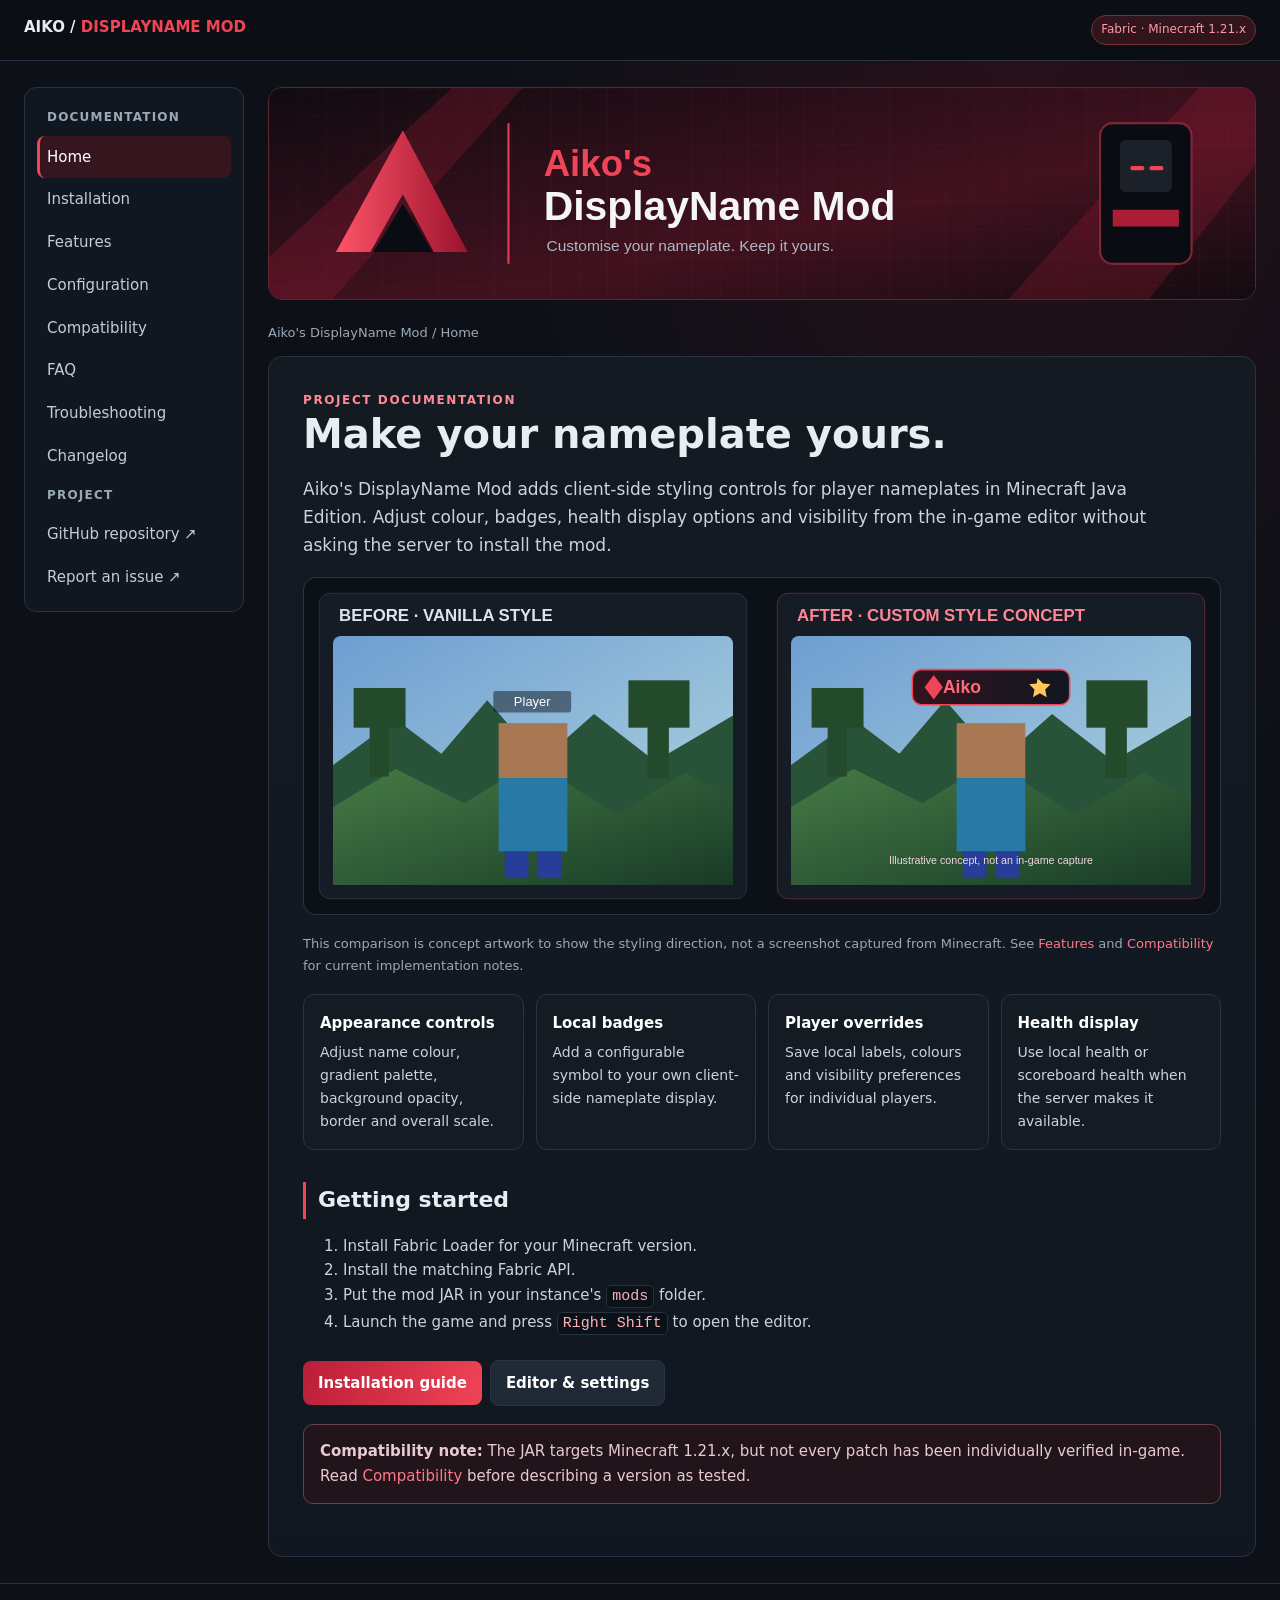
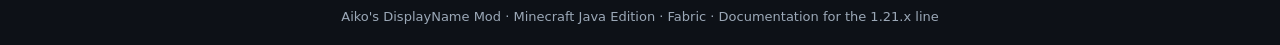
<file: wiki/index.html>
<!doctype html><html lang="en"><head><meta charset="utf-8"><meta name="viewport" content="width=device-width, initial-scale=1"><meta name="description" content="Documentation for Aiko's DisplayName Mod for Minecraft Java Edition 1.21.x."><title>Home · Aiko's DisplayName Mod</title><link rel="stylesheet" href="styles.css"></head><body><header class="top"><div class="topin"><a class="brand" href="index.html">AIKO / <b>DISPLAYNAME MOD</b></a><span class="tag">Fabric · Minecraft 1.21.x</span></div></header><div class="wrap"><aside class="side"><h3>Documentation</h3><a class="active" href="index.html">Home</a><a class="" href="installation.html">Installation</a><a class="" href="features.html">Features</a><a class="" href="configuration.html">Configuration</a><a class="" href="compatibility.html">Compatibility</a><a class="" href="faq.html">FAQ</a><a class="" href="troubleshooting.html">Troubleshooting</a><a class="" href="changelog.html">Changelog</a><h3>Project</h3><a href="https://github.com/aikofrfr/aiko-resume">GitHub repository ↗</a><a href="https://github.com/aikofrfr/aiko-resume/issues">Report an issue ↗</a></aside><main class="main"><div class="hero"><img src="assets/banner.svg" alt="Aiko's DisplayName Mod banner"></div><div class="crumb">Aiko's DisplayName Mod / Home</div><article class="content">
<div class="eyebrow">Project documentation</div><h1>Make your nameplate yours.</h1>
<p class="lead">Aiko's DisplayName Mod adds client-side styling controls for player nameplates in Minecraft Java Edition. Adjust colour, badges, health display options and visibility from the in-game editor without asking the server to install the mod.</p>
<img class="beforeafter" src="assets/nameplate-before-after.svg" alt="Before and after nameplate concept comparison">
<p class="muted">This comparison is concept artwork to show the styling direction, not a screenshot captured from Minecraft. See <a href="features.html">Features</a> and <a href="compatibility.html">Compatibility</a> for current implementation notes.</p>
<div class="grid"><div class="card"><strong>Appearance controls</strong><p>Adjust name colour, gradient palette, background opacity, border and overall scale.</p></div><div class="card"><strong>Local badges</strong><p>Add a configurable symbol to your own client-side nameplate display.</p></div><div class="card"><strong>Player overrides</strong><p>Save local labels, colours and visibility preferences for individual players.</p></div><div class="card"><strong>Health display</strong><p>Use local health or scoreboard health when the server makes it available.</p></div></div>
<h2>Getting started</h2><ol><li>Install Fabric Loader for your Minecraft version.</li><li>Install the matching Fabric API.</li><li>Put the mod JAR in your instance's <code>mods</code> folder.</li><li>Launch the game and press <code>Right Shift</code> to open the editor.</li></ol>
<a class="btn" href="installation.html">Installation guide</a><a class="btn secondary" href="configuration.html">Editor &amp; settings</a>
<div class="callout"><strong>Compatibility note:</strong> The JAR targets Minecraft 1.21.x, but not every patch has been individually verified in-game. Read <a href="compatibility.html">Compatibility</a> before describing a version as tested.</div></article></main></div><footer class="footer">Aiko's DisplayName Mod · Minecraft Java Edition · Fabric · Documentation for the 1.21.x line</footer></body></html>
</file>
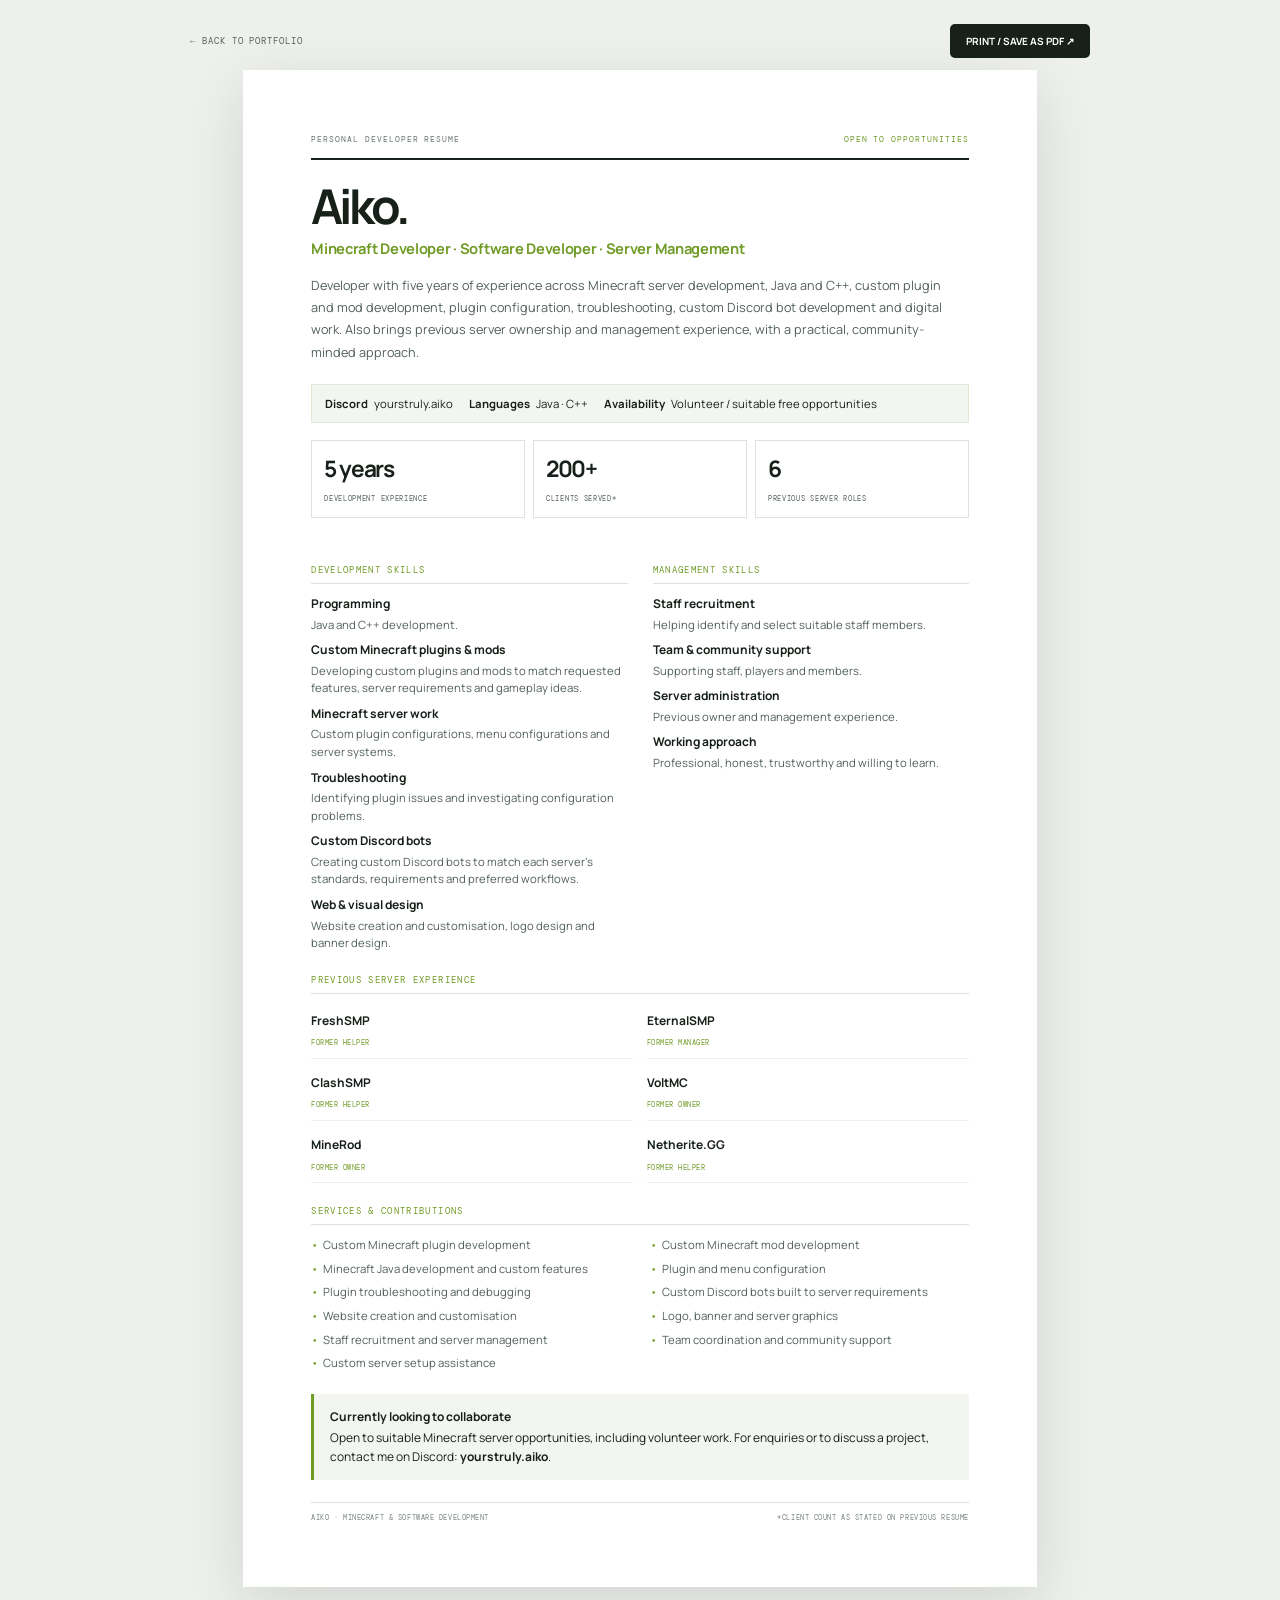
<file: cv.html>
<!doctype html>
<html lang="en">
<head>
  <meta charset="utf-8"><meta name="viewport" content="width=device-width,initial-scale=1">
  <meta name="description" content="Printable resume for Aiko, Minecraft and software developer.">
  <title>Aiko — Printable Developer CV</title>
  <link rel="icon" href="assets/favicon.svg" type="image/svg+xml">
  <link rel="preconnect" href="https://fonts.googleapis.com"><link rel="preconnect" href="https://fonts.gstatic.com" crossorigin>
  <link href="https://fonts.googleapis.com/css2?family=DM+Mono:wght@400;500&family=Manrope:wght@400;500;600;700;800&display=swap" rel="stylesheet">
  <style>
    :root{--ink:#172019;--muted:#526057;--line:#dce3da;--accent:#719b27;--paper:#fff}*{box-sizing:border-box}body{margin:0;background:#edf0eb;color:var(--ink);font:10pt/1.55 Manrope,Arial,sans-serif}.toolbar{max-width:900px;margin:24px auto 12px;display:flex;justify-content:space-between;align-items:center;color:#556258;font:9px 'DM Mono',monospace;letter-spacing:.1em}.toolbar a{color:inherit;text-decoration:none}.toolbar button{background:#172019;color:white;border:0;border-radius:5px;padding:10px 16px;font:700 10px Manrope;cursor:pointer}.page{width:210mm;min-height:297mm;margin:0 auto 30px;padding:17mm 18mm;background:var(--paper);box-shadow:0 18px 55px rgba(23,32,25,.12)}.topline{display:flex;justify-content:space-between;align-items:center;padding-bottom:14px;border-bottom:2px solid var(--ink);font:8px 'DM Mono',monospace;letter-spacing:.12em;color:#68746b}.availability{color:var(--accent)}h1{font-size:36pt;letter-spacing:-.08em;line-height:1;margin:22px 0 7px}.role{font-size:11pt;font-weight:700;color:var(--accent);letter-spacing:-.02em}.intro{max-width:650px;color:var(--muted);font-size:9.5pt;line-height:1.75;margin:15px 0 20px}.contact-strip{display:flex;align-items:center;gap:16px;flex-wrap:wrap;padding:10px 13px;background:#f3f6f0;border:1px solid #e0e8d8;font-size:8.5pt}.contact-strip strong{color:var(--ink)}.stats{display:grid;grid-template-columns:repeat(3,1fr);gap:8px;margin:17px 0 24px}.stat{border:1px solid var(--line);padding:10px 12px}.stat b{display:block;font-size:17pt;letter-spacing:-.06em}.stat span{font:7px 'DM Mono',monospace;letter-spacing:.1em;color:var(--muted)}.section{margin-top:22px}.section h2{font:9px 'DM Mono',monospace;letter-spacing:.15em;color:var(--accent);padding-bottom:7px;border-bottom:1px solid var(--line);margin:0 0 11px}.two-col{display:grid;grid-template-columns:1fr 1fr;gap:25px}.skills{display:grid;gap:8px}.skill-line{font-size:8.5pt;color:var(--muted)}.skill-line strong{color:var(--ink);display:block;font-size:9pt;margin-bottom:2px}.role-grid{display:grid;grid-template-columns:1fr 1fr;gap:8px 14px}.role-entry{padding:7px 0;border-bottom:1px solid #edf0ec}.role-entry b{display:block;font-size:9pt}.role-entry span{font:7px 'DM Mono',monospace;letter-spacing:.07em;color:var(--accent)}.service-list{display:grid;grid-template-columns:1fr 1fr;gap:6px 20px;margin:0;padding:0;list-style:none}.service-list li{font-size:8.5pt;color:var(--muted);padding-left:12px;position:relative}.service-list li::before{content:'•';position:absolute;left:0;color:var(--accent)}.closing{margin-top:22px;padding:14px 16px;background:#f3f6f0;border-left:3px solid var(--accent);font-size:9pt}.closing strong{display:block;margin-bottom:3px}.foot{display:flex;justify-content:space-between;margin-top:22px;padding-top:10px;border-top:1px solid var(--line);font:7px 'DM Mono',monospace;letter-spacing:.08em;color:#7b867e}
    @media(max-width:850px){.page{width:calc(100% - 24px);min-height:0;padding:28px 22px}.toolbar{margin:14px 12px}.two-col{gap:18px}}
    @media print{@page{size:A4;margin:0}body{background:#fff}.toolbar{display:none}.page{width:210mm;min-height:297mm;margin:0;box-shadow:none;padding:15mm 17mm;page-break-after:avoid}.section{break-inside:avoid}.role-entry,.stat{break-inside:avoid}}
  </style>
</head>
<body>
  <div class="toolbar"><a href="index.html">← BACK TO PORTFOLIO</a><button type="button" onclick="window.print()">PRINT / SAVE AS PDF ↗</button></div>
  <main class="page">
    <div class="topline"><span>PERSONAL DEVELOPER RESUME</span><span class="availability">OPEN TO OPPORTUNITIES</span></div>
    <h1>Aiko.</h1>
    <div class="role">Minecraft Developer · Software Developer · Server Management</div>
    <p class="intro">Developer with five years of experience across Minecraft server development, Java and C++, custom plugin and mod development, plugin configuration, troubleshooting, custom Discord bot development and digital work. Also brings previous server ownership and management experience, with a practical, community-minded approach.</p>
    <div class="contact-strip"><span><strong>Discord</strong> &nbsp; yourstruly.aiko</span><span><strong>Languages</strong> &nbsp; Java · C++</span><span><strong>Availability</strong> &nbsp; Volunteer / suitable free opportunities</span></div>
    <div class="stats"><div class="stat"><b>5 years</b><span>DEVELOPMENT EXPERIENCE</span></div><div class="stat"><b>200+</b><span>CLIENTS SERVED*</span></div><div class="stat"><b>6</b><span>PREVIOUS SERVER ROLES</span></div></div>
    <div class="two-col">
      <section class="section"><h2>DEVELOPMENT SKILLS</h2><div class="skills">
        <div class="skill-line"><strong>Programming</strong>Java and C++ development.</div>
        <div class="skill-line"><strong>Custom Minecraft plugins & mods</strong>Developing custom plugins and mods to match requested features, server requirements and gameplay ideas.</div>
        <div class="skill-line"><strong>Minecraft server work</strong>Custom plugin configurations, menu configurations and server systems.</div>
        <div class="skill-line"><strong>Troubleshooting</strong>Identifying plugin issues and investigating configuration problems.</div>
        <div class="skill-line"><strong>Custom Discord bots</strong>Creating custom Discord bots to match each server's standards, requirements and preferred workflows.</div>
        <div class="skill-line"><strong>Web & visual design</strong>Website creation and customisation, logo design and banner design.</div>
      </div></section>
      <section class="section"><h2>MANAGEMENT SKILLS</h2><div class="skills">
        <div class="skill-line"><strong>Staff recruitment</strong>Helping identify and select suitable staff members.</div>
        <div class="skill-line"><strong>Team & community support</strong>Supporting staff, players and members.</div>
        <div class="skill-line"><strong>Server administration</strong>Previous owner and management experience.</div>
        <div class="skill-line"><strong>Working approach</strong>Professional, honest, trustworthy and willing to learn.</div>
      </div></section>
    </div>
    <section class="section"><h2>PREVIOUS SERVER EXPERIENCE</h2><div class="role-grid">
      <div class="role-entry"><b>FreshSMP</b><span>FORMER HELPER</span></div>
      <div class="role-entry"><b>EternalSMP</b><span>FORMER MANAGER</span></div>
      <div class="role-entry"><b>ClashSMP</b><span>FORMER HELPER</span></div>
      <div class="role-entry"><b>VoltMC</b><span>FORMER OWNER</span></div>
      <div class="role-entry"><b>MineRod</b><span>FORMER OWNER</span></div>
      <div class="role-entry"><b>Netherite.GG</b><span>FORMER HELPER</span></div>
    </div></section>
    <section class="section"><h2>SERVICES & CONTRIBUTIONS</h2><ul class="service-list">
      <li>Custom Minecraft plugin development</li><li>Custom Minecraft mod development</li>
      <li>Minecraft Java development and custom features</li><li>Plugin and menu configuration</li>
      <li>Plugin troubleshooting and debugging</li><li>Custom Discord bots built to server requirements</li>
      <li>Website creation and customisation</li>
      <li>Logo, banner and server graphics</li><li>Staff recruitment and server management</li>
      <li>Team coordination and community support</li><li>Custom server setup assistance</li>
    </ul></section>
    <div class="closing"><strong>Currently looking to collaborate</strong>Open to suitable Minecraft server opportunities, including volunteer work. For enquiries or to discuss a project, contact me on Discord: <b>yourstruly.aiko</b>.</div>
    <div class="foot"><span>AIKO · MINECRAFT & SOFTWARE DEVELOPMENT</span><span>*CLIENT COUNT AS STATED ON PREVIOUS RESUME</span></div>
  </main>
</body>
</html>
</file>
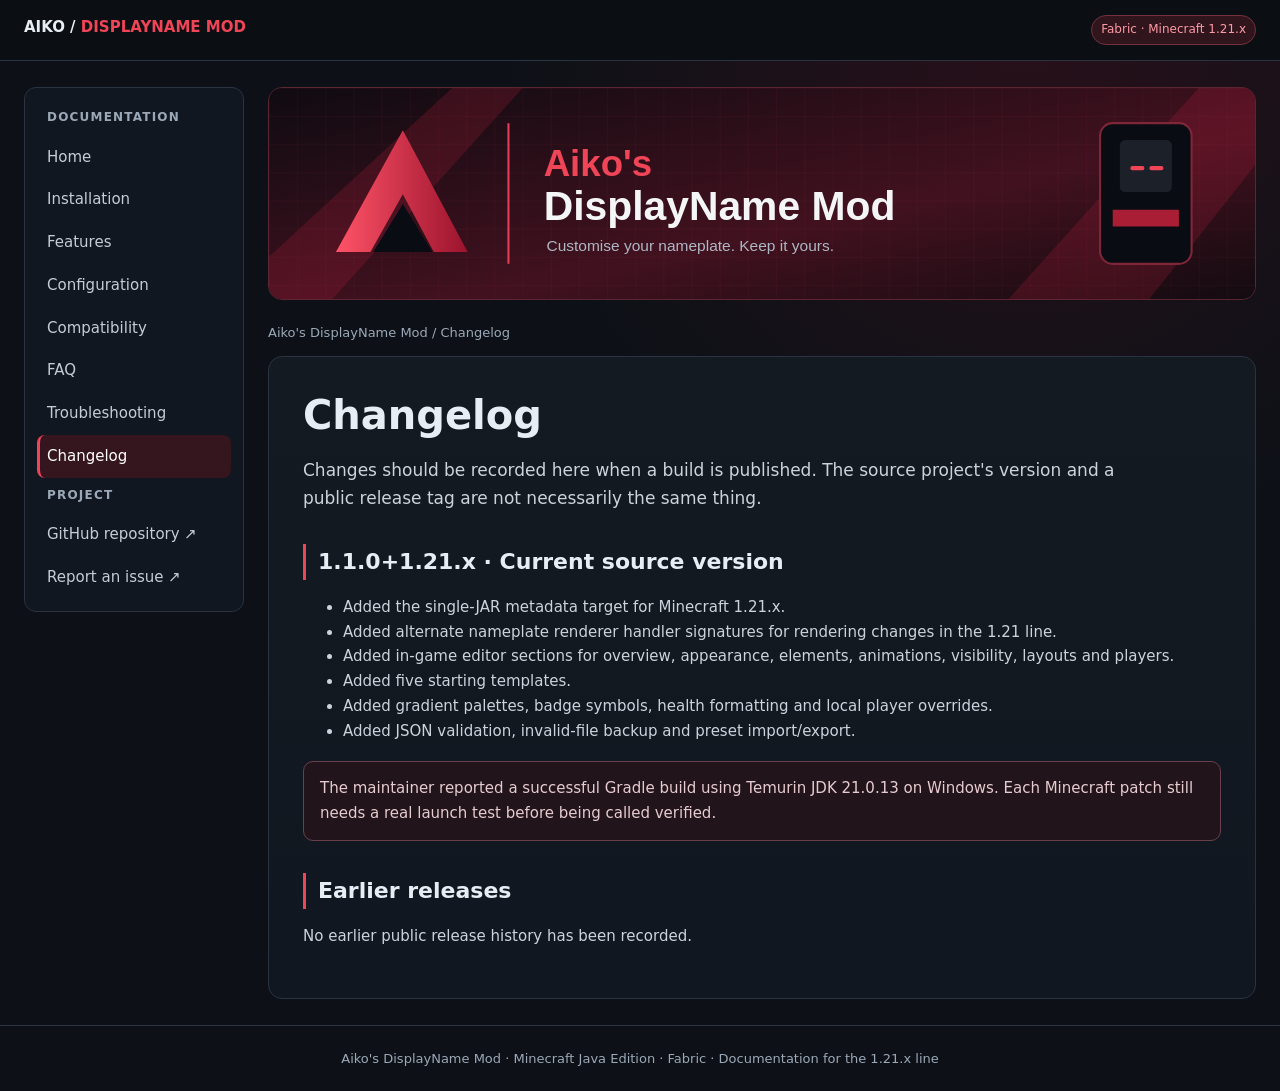
<file: wiki/changelog.html>
<!doctype html><html lang="en"><head><meta charset="utf-8"><meta name="viewport" content="width=device-width, initial-scale=1"><meta name="description" content="Documentation for Aiko's DisplayName Mod for Minecraft Java Edition 1.21.x."><title>Changelog · Aiko's DisplayName Mod</title><link rel="stylesheet" href="styles.css"></head><body><header class="top"><div class="topin"><a class="brand" href="index.html">AIKO / <b>DISPLAYNAME MOD</b></a><span class="tag">Fabric · Minecraft 1.21.x</span></div></header><div class="wrap"><aside class="side"><h3>Documentation</h3><a class="" href="index.html">Home</a><a class="" href="installation.html">Installation</a><a class="" href="features.html">Features</a><a class="" href="configuration.html">Configuration</a><a class="" href="compatibility.html">Compatibility</a><a class="" href="faq.html">FAQ</a><a class="" href="troubleshooting.html">Troubleshooting</a><a class="active" href="changelog.html">Changelog</a><h3>Project</h3><a href="https://github.com/aikofrfr/aiko-resume">GitHub repository ↗</a><a href="https://github.com/aikofrfr/aiko-resume/issues">Report an issue ↗</a></aside><main class="main"><div class="hero"><img src="assets/banner.svg" alt="Aiko's DisplayName Mod banner"></div><div class="crumb">Aiko's DisplayName Mod / Changelog</div><article class="content">
<h1>Changelog</h1><p class="lead">Changes should be recorded here when a build is published. The source project's version and a public release tag are not necessarily the same thing.</p>
<h2>1.1.0+1.21.x · Current source version</h2><ul><li>Added the single-JAR metadata target for Minecraft 1.21.x.</li><li>Added alternate nameplate renderer handler signatures for rendering changes in the 1.21 line.</li><li>Added in-game editor sections for overview, appearance, elements, animations, visibility, layouts and players.</li><li>Added five starting templates.</li><li>Added gradient palettes, badge symbols, health formatting and local player overrides.</li><li>Added JSON validation, invalid-file backup and preset import/export.</li></ul>
<div class="callout">The maintainer reported a successful Gradle build using Temurin JDK 21.0.13 on Windows. Each Minecraft patch still needs a real launch test before being called verified.</div><h2>Earlier releases</h2><p>No earlier public release history has been recorded.</p></article></main></div><footer class="footer">Aiko's DisplayName Mod · Minecraft Java Edition · Fabric · Documentation for the 1.21.x line</footer></body></html>
</file>
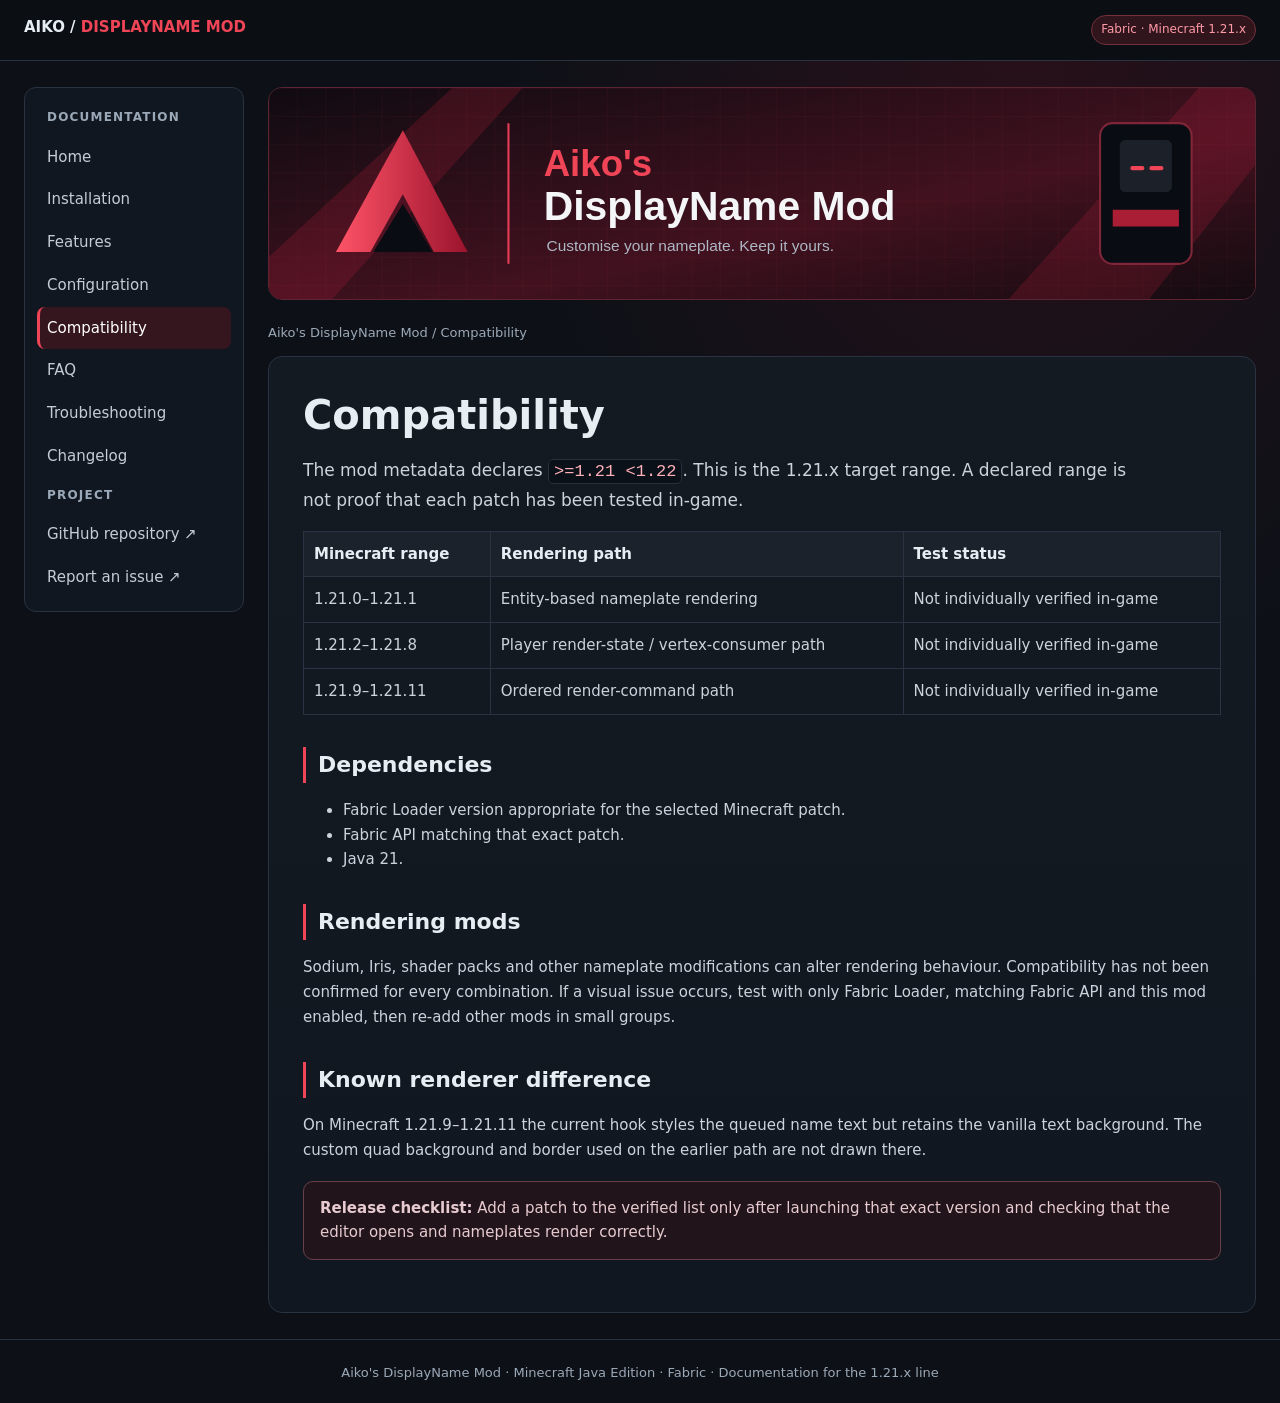
<file: wiki/compatibility.html>
<!doctype html><html lang="en"><head><meta charset="utf-8"><meta name="viewport" content="width=device-width, initial-scale=1"><meta name="description" content="Documentation for Aiko's DisplayName Mod for Minecraft Java Edition 1.21.x."><title>Compatibility · Aiko's DisplayName Mod</title><link rel="stylesheet" href="styles.css"></head><body><header class="top"><div class="topin"><a class="brand" href="index.html">AIKO / <b>DISPLAYNAME MOD</b></a><span class="tag">Fabric · Minecraft 1.21.x</span></div></header><div class="wrap"><aside class="side"><h3>Documentation</h3><a class="" href="index.html">Home</a><a class="" href="installation.html">Installation</a><a class="" href="features.html">Features</a><a class="" href="configuration.html">Configuration</a><a class="active" href="compatibility.html">Compatibility</a><a class="" href="faq.html">FAQ</a><a class="" href="troubleshooting.html">Troubleshooting</a><a class="" href="changelog.html">Changelog</a><h3>Project</h3><a href="https://github.com/aikofrfr/aiko-resume">GitHub repository ↗</a><a href="https://github.com/aikofrfr/aiko-resume/issues">Report an issue ↗</a></aside><main class="main"><div class="hero"><img src="assets/banner.svg" alt="Aiko's DisplayName Mod banner"></div><div class="crumb">Aiko's DisplayName Mod / Compatibility</div><article class="content">
<h1>Compatibility</h1><p class="lead">The mod metadata declares <code>&gt;=1.21 &lt;1.22</code>. This is the 1.21.x target range. A declared range is not proof that each patch has been tested in-game.</p>
<table><tr><th>Minecraft range</th><th>Rendering path</th><th>Test status</th></tr><tr><td>1.21.0–1.21.1</td><td>Entity-based nameplate rendering</td><td>Not individually verified in-game</td></tr><tr><td>1.21.2–1.21.8</td><td>Player render-state / vertex-consumer path</td><td>Not individually verified in-game</td></tr><tr><td>1.21.9–1.21.11</td><td>Ordered render-command path</td><td>Not individually verified in-game</td></tr></table>
<h2>Dependencies</h2><ul><li>Fabric Loader version appropriate for the selected Minecraft patch.</li><li>Fabric API matching that exact patch.</li><li>Java 21.</li></ul>
<h2>Rendering mods</h2><p>Sodium, Iris, shader packs and other nameplate modifications can alter rendering behaviour. Compatibility has not been confirmed for every combination. If a visual issue occurs, test with only Fabric Loader, matching Fabric API and this mod enabled, then re-add other mods in small groups.</p>
<h2>Known renderer difference</h2><p>On Minecraft 1.21.9–1.21.11 the current hook styles the queued name text but retains the vanilla text background. The custom quad background and border used on the earlier path are not drawn there.</p>
<div class="callout"><strong>Release checklist:</strong> Add a patch to the verified list only after launching that exact version and checking that the editor opens and nameplates render correctly.</div></article></main></div><footer class="footer">Aiko's DisplayName Mod · Minecraft Java Edition · Fabric · Documentation for the 1.21.x line</footer></body></html>
</file>
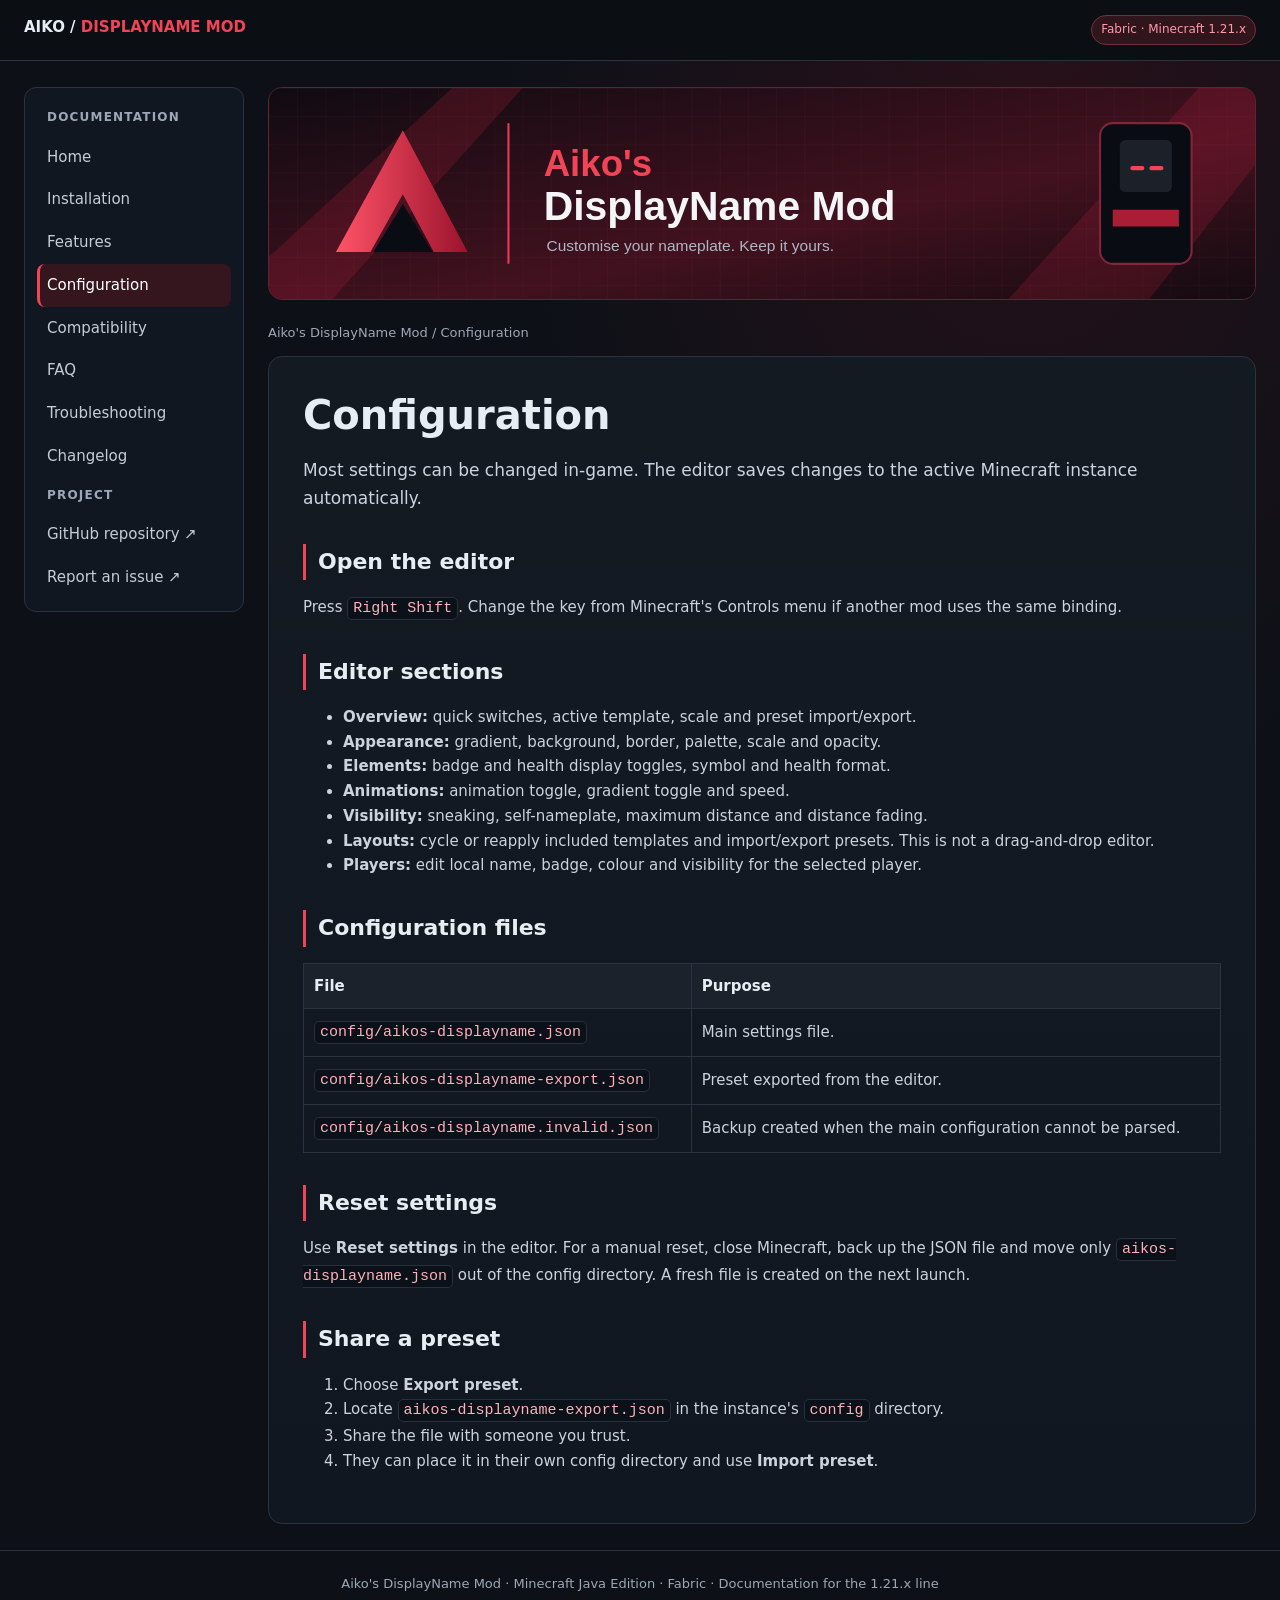
<file: wiki/configuration.html>
<!doctype html><html lang="en"><head><meta charset="utf-8"><meta name="viewport" content="width=device-width, initial-scale=1"><meta name="description" content="Documentation for Aiko's DisplayName Mod for Minecraft Java Edition 1.21.x."><title>Configuration · Aiko's DisplayName Mod</title><link rel="stylesheet" href="styles.css"></head><body><header class="top"><div class="topin"><a class="brand" href="index.html">AIKO / <b>DISPLAYNAME MOD</b></a><span class="tag">Fabric · Minecraft 1.21.x</span></div></header><div class="wrap"><aside class="side"><h3>Documentation</h3><a class="" href="index.html">Home</a><a class="" href="installation.html">Installation</a><a class="" href="features.html">Features</a><a class="active" href="configuration.html">Configuration</a><a class="" href="compatibility.html">Compatibility</a><a class="" href="faq.html">FAQ</a><a class="" href="troubleshooting.html">Troubleshooting</a><a class="" href="changelog.html">Changelog</a><h3>Project</h3><a href="https://github.com/aikofrfr/aiko-resume">GitHub repository ↗</a><a href="https://github.com/aikofrfr/aiko-resume/issues">Report an issue ↗</a></aside><main class="main"><div class="hero"><img src="assets/banner.svg" alt="Aiko's DisplayName Mod banner"></div><div class="crumb">Aiko's DisplayName Mod / Configuration</div><article class="content">
<h1>Configuration</h1><p class="lead">Most settings can be changed in-game. The editor saves changes to the active Minecraft instance automatically.</p>
<h2>Open the editor</h2><p>Press <code>Right Shift</code>. Change the key from Minecraft's Controls menu if another mod uses the same binding.</p>
<h2>Editor sections</h2><ul><li><strong>Overview:</strong> quick switches, active template, scale and preset import/export.</li><li><strong>Appearance:</strong> gradient, background, border, palette, scale and opacity.</li><li><strong>Elements:</strong> badge and health display toggles, symbol and health format.</li><li><strong>Animations:</strong> animation toggle, gradient toggle and speed.</li><li><strong>Visibility:</strong> sneaking, self-nameplate, maximum distance and distance fading.</li><li><strong>Layouts:</strong> cycle or reapply included templates and import/export presets. This is not a drag-and-drop editor.</li><li><strong>Players:</strong> edit local name, badge, colour and visibility for the selected player.</li></ul>
<h2>Configuration files</h2><table><tr><th>File</th><th>Purpose</th></tr><tr><td><code>config/aikos-displayname.json</code></td><td>Main settings file.</td></tr><tr><td><code>config/aikos-displayname-export.json</code></td><td>Preset exported from the editor.</td></tr><tr><td><code>config/aikos-displayname.invalid.json</code></td><td>Backup created when the main configuration cannot be parsed.</td></tr></table>
<h2>Reset settings</h2><p>Use <strong>Reset settings</strong> in the editor. For a manual reset, close Minecraft, back up the JSON file and move only <code>aikos-displayname.json</code> out of the config directory. A fresh file is created on the next launch.</p>
<h2>Share a preset</h2><ol><li>Choose <strong>Export preset</strong>.</li><li>Locate <code>aikos-displayname-export.json</code> in the instance's <code>config</code> directory.</li><li>Share the file with someone you trust.</li><li>They can place it in their own config directory and use <strong>Import preset</strong>.</li></ol></article></main></div><footer class="footer">Aiko's DisplayName Mod · Minecraft Java Edition · Fabric · Documentation for the 1.21.x line</footer></body></html>
</file>
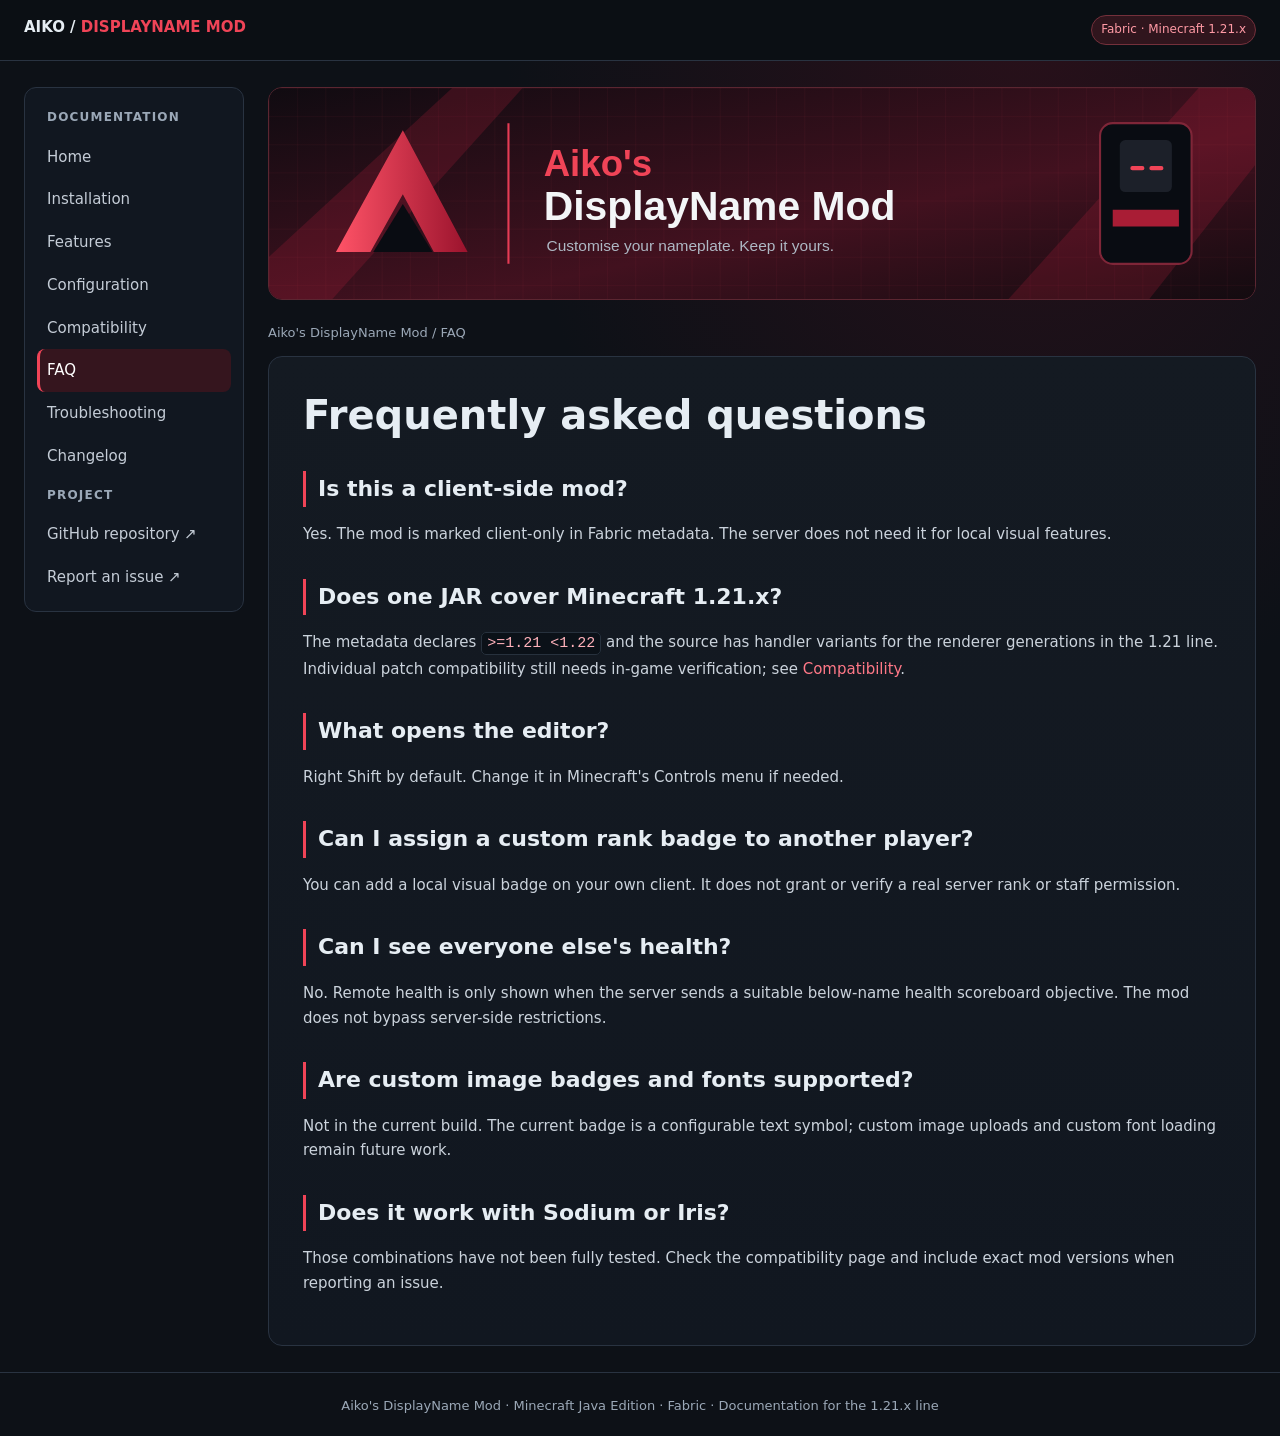
<file: wiki/faq.html>
<!doctype html><html lang="en"><head><meta charset="utf-8"><meta name="viewport" content="width=device-width, initial-scale=1"><meta name="description" content="Documentation for Aiko's DisplayName Mod for Minecraft Java Edition 1.21.x."><title>FAQ · Aiko's DisplayName Mod</title><link rel="stylesheet" href="styles.css"></head><body><header class="top"><div class="topin"><a class="brand" href="index.html">AIKO / <b>DISPLAYNAME MOD</b></a><span class="tag">Fabric · Minecraft 1.21.x</span></div></header><div class="wrap"><aside class="side"><h3>Documentation</h3><a class="" href="index.html">Home</a><a class="" href="installation.html">Installation</a><a class="" href="features.html">Features</a><a class="" href="configuration.html">Configuration</a><a class="" href="compatibility.html">Compatibility</a><a class="active" href="faq.html">FAQ</a><a class="" href="troubleshooting.html">Troubleshooting</a><a class="" href="changelog.html">Changelog</a><h3>Project</h3><a href="https://github.com/aikofrfr/aiko-resume">GitHub repository ↗</a><a href="https://github.com/aikofrfr/aiko-resume/issues">Report an issue ↗</a></aside><main class="main"><div class="hero"><img src="assets/banner.svg" alt="Aiko's DisplayName Mod banner"></div><div class="crumb">Aiko's DisplayName Mod / FAQ</div><article class="content">
<h1>Frequently asked questions</h1><h2>Is this a client-side mod?</h2><p>Yes. The mod is marked client-only in Fabric metadata. The server does not need it for local visual features.</p>
<h2>Does one JAR cover Minecraft 1.21.x?</h2><p>The metadata declares <code>&gt;=1.21 &lt;1.22</code> and the source has handler variants for the renderer generations in the 1.21 line. Individual patch compatibility still needs in-game verification; see <a href="compatibility.html">Compatibility</a>.</p>
<h2>What opens the editor?</h2><p>Right Shift by default. Change it in Minecraft's Controls menu if needed.</p>
<h2>Can I assign a custom rank badge to another player?</h2><p>You can add a local visual badge on your own client. It does not grant or verify a real server rank or staff permission.</p>
<h2>Can I see everyone else's health?</h2><p>No. Remote health is only shown when the server sends a suitable below-name health scoreboard objective. The mod does not bypass server-side restrictions.</p>
<h2>Are custom image badges and fonts supported?</h2><p>Not in the current build. The current badge is a configurable text symbol; custom image uploads and custom font loading remain future work.</p>
<h2>Does it work with Sodium or Iris?</h2><p>Those combinations have not been fully tested. Check the compatibility page and include exact mod versions when reporting an issue.</p></article></main></div><footer class="footer">Aiko's DisplayName Mod · Minecraft Java Edition · Fabric · Documentation for the 1.21.x line</footer></body></html>
</file>
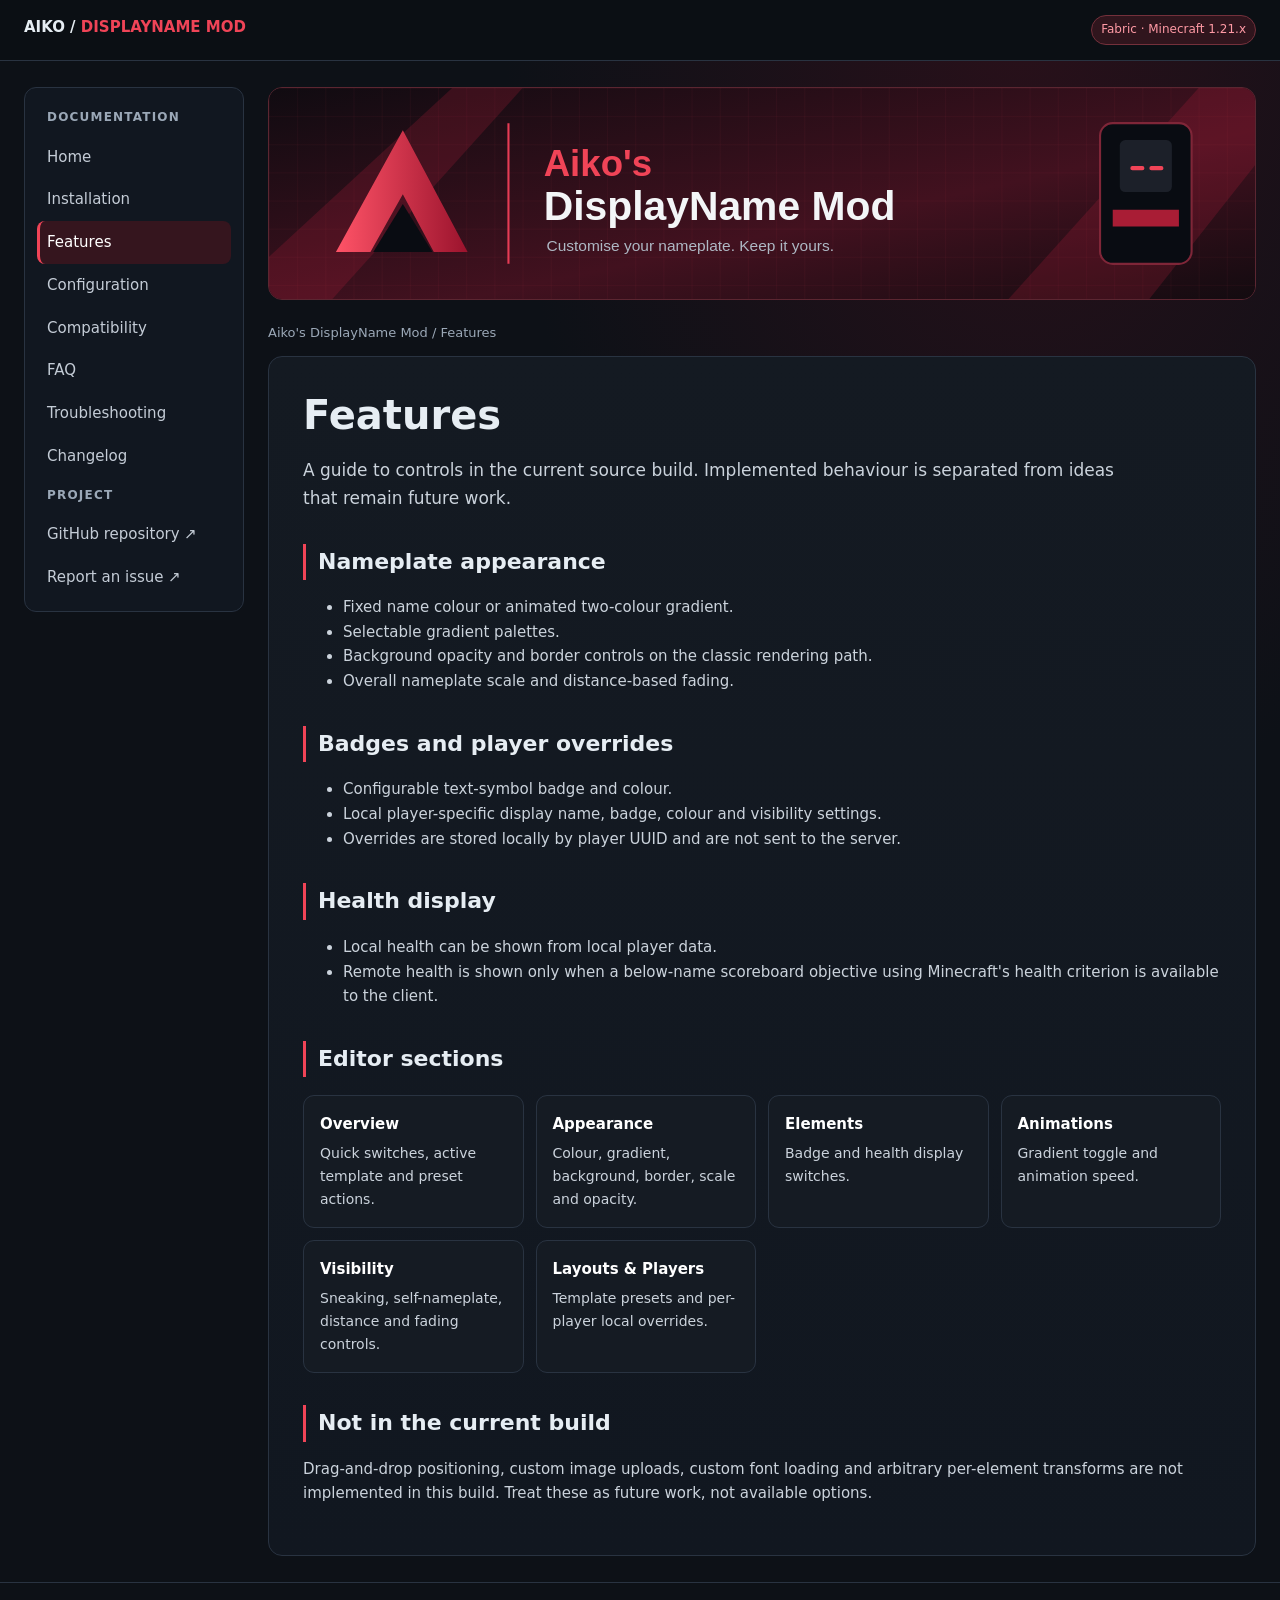
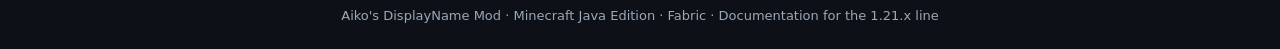
<file: wiki/features.html>
<!doctype html><html lang="en"><head><meta charset="utf-8"><meta name="viewport" content="width=device-width, initial-scale=1"><meta name="description" content="Documentation for Aiko's DisplayName Mod for Minecraft Java Edition 1.21.x."><title>Features · Aiko's DisplayName Mod</title><link rel="stylesheet" href="styles.css"></head><body><header class="top"><div class="topin"><a class="brand" href="index.html">AIKO / <b>DISPLAYNAME MOD</b></a><span class="tag">Fabric · Minecraft 1.21.x</span></div></header><div class="wrap"><aside class="side"><h3>Documentation</h3><a class="" href="index.html">Home</a><a class="" href="installation.html">Installation</a><a class="active" href="features.html">Features</a><a class="" href="configuration.html">Configuration</a><a class="" href="compatibility.html">Compatibility</a><a class="" href="faq.html">FAQ</a><a class="" href="troubleshooting.html">Troubleshooting</a><a class="" href="changelog.html">Changelog</a><h3>Project</h3><a href="https://github.com/aikofrfr/aiko-resume">GitHub repository ↗</a><a href="https://github.com/aikofrfr/aiko-resume/issues">Report an issue ↗</a></aside><main class="main"><div class="hero"><img src="assets/banner.svg" alt="Aiko's DisplayName Mod banner"></div><div class="crumb">Aiko's DisplayName Mod / Features</div><article class="content">
<h1>Features</h1><p class="lead">A guide to controls in the current source build. Implemented behaviour is separated from ideas that remain future work.</p>
<h2>Nameplate appearance</h2><ul><li>Fixed name colour or animated two-colour gradient.</li><li>Selectable gradient palettes.</li><li>Background opacity and border controls on the classic rendering path.</li><li>Overall nameplate scale and distance-based fading.</li></ul>
<h2>Badges and player overrides</h2><ul><li>Configurable text-symbol badge and colour.</li><li>Local player-specific display name, badge, colour and visibility settings.</li><li>Overrides are stored locally by player UUID and are not sent to the server.</li></ul>
<h2>Health display</h2><ul><li>Local health can be shown from local player data.</li><li>Remote health is shown only when a below-name scoreboard objective using Minecraft's health criterion is available to the client.</li></ul>
<h2>Editor sections</h2><div class="grid"><div class="card"><strong>Overview</strong><p>Quick switches, active template and preset actions.</p></div><div class="card"><strong>Appearance</strong><p>Colour, gradient, background, border, scale and opacity.</p></div><div class="card"><strong>Elements</strong><p>Badge and health display switches.</p></div><div class="card"><strong>Animations</strong><p>Gradient toggle and animation speed.</p></div><div class="card"><strong>Visibility</strong><p>Sneaking, self-nameplate, distance and fading controls.</p></div><div class="card"><strong>Layouts &amp; Players</strong><p>Template presets and per-player local overrides.</p></div></div>
<h2>Not in the current build</h2><p>Drag-and-drop positioning, custom image uploads, custom font loading and arbitrary per-element transforms are not implemented in this build. Treat these as future work, not available options.</p></article></main></div><footer class="footer">Aiko's DisplayName Mod · Minecraft Java Edition · Fabric · Documentation for the 1.21.x line</footer></body></html>
</file>
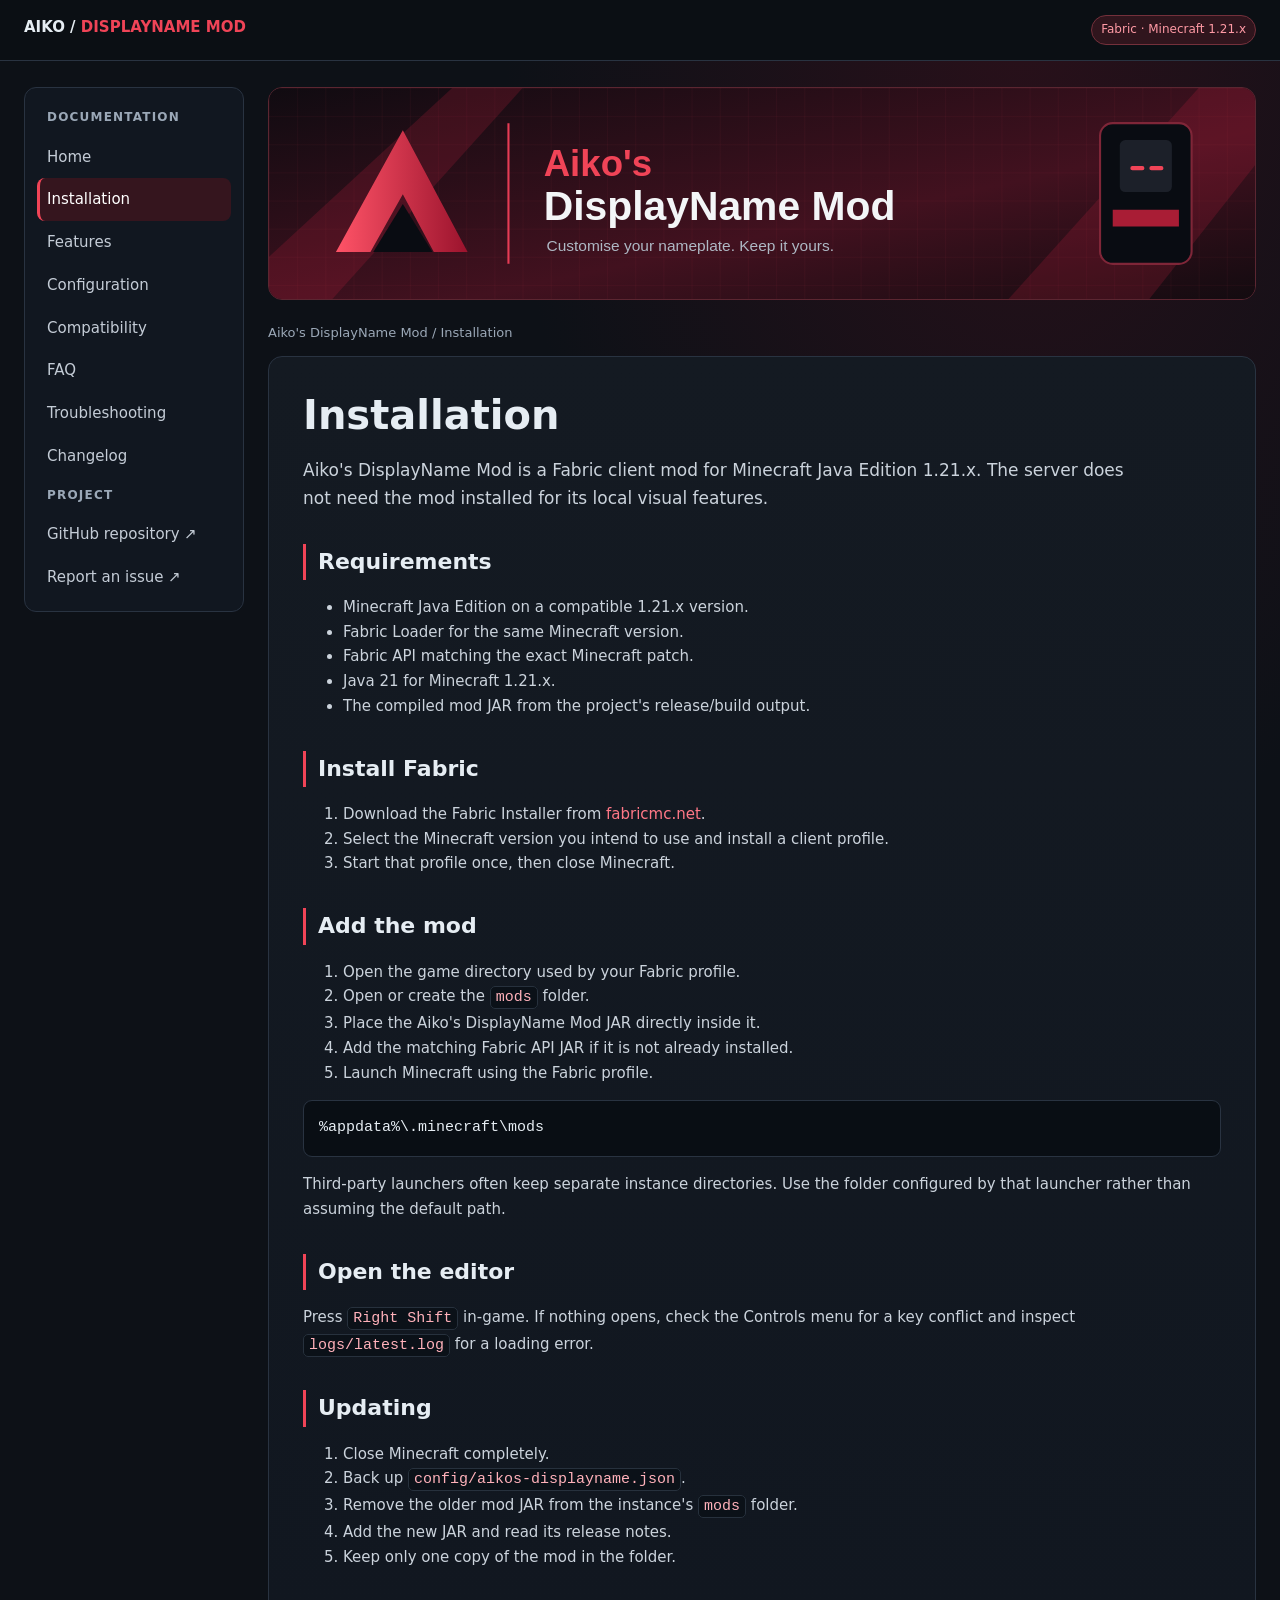
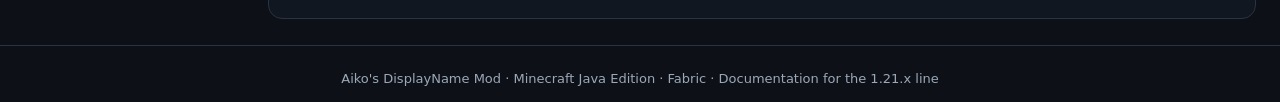
<file: wiki/installation.html>
<!doctype html><html lang="en"><head><meta charset="utf-8"><meta name="viewport" content="width=device-width, initial-scale=1"><meta name="description" content="Documentation for Aiko's DisplayName Mod for Minecraft Java Edition 1.21.x."><title>Installation · Aiko's DisplayName Mod</title><link rel="stylesheet" href="styles.css"></head><body><header class="top"><div class="topin"><a class="brand" href="index.html">AIKO / <b>DISPLAYNAME MOD</b></a><span class="tag">Fabric · Minecraft 1.21.x</span></div></header><div class="wrap"><aside class="side"><h3>Documentation</h3><a class="" href="index.html">Home</a><a class="active" href="installation.html">Installation</a><a class="" href="features.html">Features</a><a class="" href="configuration.html">Configuration</a><a class="" href="compatibility.html">Compatibility</a><a class="" href="faq.html">FAQ</a><a class="" href="troubleshooting.html">Troubleshooting</a><a class="" href="changelog.html">Changelog</a><h3>Project</h3><a href="https://github.com/aikofrfr/aiko-resume">GitHub repository ↗</a><a href="https://github.com/aikofrfr/aiko-resume/issues">Report an issue ↗</a></aside><main class="main"><div class="hero"><img src="assets/banner.svg" alt="Aiko's DisplayName Mod banner"></div><div class="crumb">Aiko's DisplayName Mod / Installation</div><article class="content">
<h1>Installation</h1><p class="lead">Aiko's DisplayName Mod is a Fabric client mod for Minecraft Java Edition 1.21.x. The server does not need the mod installed for its local visual features.</p>
<h2>Requirements</h2><ul><li>Minecraft Java Edition on a compatible 1.21.x version.</li><li>Fabric Loader for the same Minecraft version.</li><li>Fabric API matching the exact Minecraft patch.</li><li>Java 21 for Minecraft 1.21.x.</li><li>The compiled mod JAR from the project's release/build output.</li></ul>
<h2>Install Fabric</h2><ol><li>Download the Fabric Installer from <a href="https://fabricmc.net/">fabricmc.net</a>.</li><li>Select the Minecraft version you intend to use and install a client profile.</li><li>Start that profile once, then close Minecraft.</li></ol>
<h2>Add the mod</h2><ol><li>Open the game directory used by your Fabric profile.</li><li>Open or create the <code>mods</code> folder.</li><li>Place the Aiko's DisplayName Mod JAR directly inside it.</li><li>Add the matching Fabric API JAR if it is not already installed.</li><li>Launch Minecraft using the Fabric profile.</li></ol>
<pre>%appdata%\.minecraft\mods</pre><p>Third-party launchers often keep separate instance directories. Use the folder configured by that launcher rather than assuming the default path.</p>
<h2>Open the editor</h2><p>Press <code>Right Shift</code> in-game. If nothing opens, check the Controls menu for a key conflict and inspect <code>logs/latest.log</code> for a loading error.</p>
<h2>Updating</h2><ol><li>Close Minecraft completely.</li><li>Back up <code>config/aikos-displayname.json</code>.</li><li>Remove the older mod JAR from the instance's <code>mods</code> folder.</li><li>Add the new JAR and read its release notes.</li><li>Keep only one copy of the mod in the folder.</li></ol></article></main></div><footer class="footer">Aiko's DisplayName Mod · Minecraft Java Edition · Fabric · Documentation for the 1.21.x line</footer></body></html>
</file>
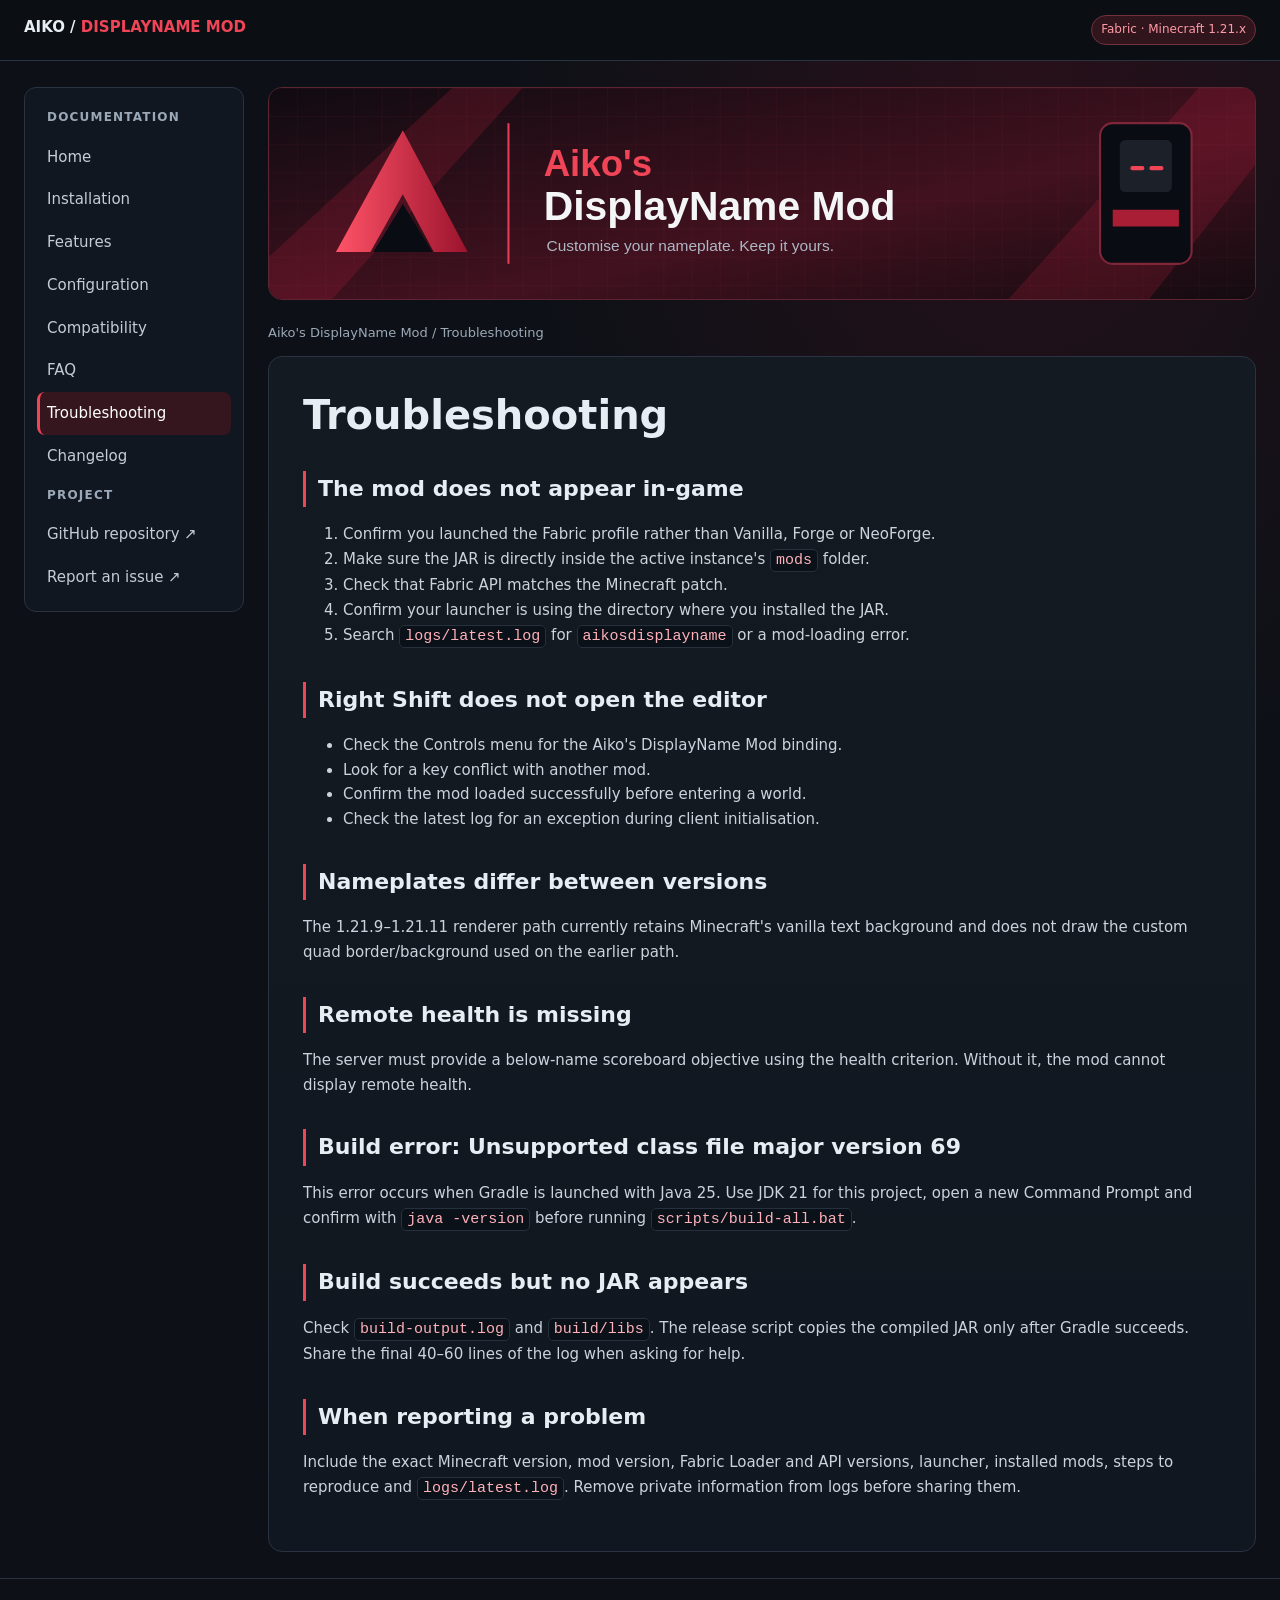
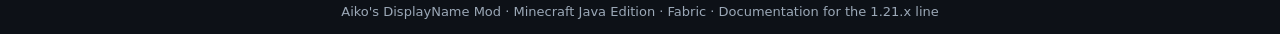
<file: wiki/troubleshooting.html>
<!doctype html><html lang="en"><head><meta charset="utf-8"><meta name="viewport" content="width=device-width, initial-scale=1"><meta name="description" content="Documentation for Aiko's DisplayName Mod for Minecraft Java Edition 1.21.x."><title>Troubleshooting · Aiko's DisplayName Mod</title><link rel="stylesheet" href="styles.css"></head><body><header class="top"><div class="topin"><a class="brand" href="index.html">AIKO / <b>DISPLAYNAME MOD</b></a><span class="tag">Fabric · Minecraft 1.21.x</span></div></header><div class="wrap"><aside class="side"><h3>Documentation</h3><a class="" href="index.html">Home</a><a class="" href="installation.html">Installation</a><a class="" href="features.html">Features</a><a class="" href="configuration.html">Configuration</a><a class="" href="compatibility.html">Compatibility</a><a class="" href="faq.html">FAQ</a><a class="active" href="troubleshooting.html">Troubleshooting</a><a class="" href="changelog.html">Changelog</a><h3>Project</h3><a href="https://github.com/aikofrfr/aiko-resume">GitHub repository ↗</a><a href="https://github.com/aikofrfr/aiko-resume/issues">Report an issue ↗</a></aside><main class="main"><div class="hero"><img src="assets/banner.svg" alt="Aiko's DisplayName Mod banner"></div><div class="crumb">Aiko's DisplayName Mod / Troubleshooting</div><article class="content">
<h1>Troubleshooting</h1><h2>The mod does not appear in-game</h2><ol><li>Confirm you launched the Fabric profile rather than Vanilla, Forge or NeoForge.</li><li>Make sure the JAR is directly inside the active instance's <code>mods</code> folder.</li><li>Check that Fabric API matches the Minecraft patch.</li><li>Confirm your launcher is using the directory where you installed the JAR.</li><li>Search <code>logs/latest.log</code> for <code>aikosdisplayname</code> or a mod-loading error.</li></ol>
<h2>Right Shift does not open the editor</h2><ul><li>Check the Controls menu for the Aiko's DisplayName Mod binding.</li><li>Look for a key conflict with another mod.</li><li>Confirm the mod loaded successfully before entering a world.</li><li>Check the latest log for an exception during client initialisation.</li></ul>
<h2>Nameplates differ between versions</h2><p>The 1.21.9–1.21.11 renderer path currently retains Minecraft's vanilla text background and does not draw the custom quad border/background used on the earlier path.</p>
<h2>Remote health is missing</h2><p>The server must provide a below-name scoreboard objective using the health criterion. Without it, the mod cannot display remote health.</p>
<h2>Build error: Unsupported class file major version 69</h2><p>This error occurs when Gradle is launched with Java 25. Use JDK 21 for this project, open a new Command Prompt and confirm with <code>java -version</code> before running <code>scripts/build-all.bat</code>.</p>
<h2>Build succeeds but no JAR appears</h2><p>Check <code>build-output.log</code> and <code>build/libs</code>. The release script copies the compiled JAR only after Gradle succeeds. Share the final 40–60 lines of the log when asking for help.</p>
<h2>When reporting a problem</h2><p>Include the exact Minecraft version, mod version, Fabric Loader and API versions, launcher, installed mods, steps to reproduce and <code>logs/latest.log</code>. Remove private information from logs before sharing them.</p></article></main></div><footer class="footer">Aiko's DisplayName Mod · Minecraft Java Edition · Fabric · Documentation for the 1.21.x line</footer></body></html>
</file>
<file: wiki/styles.css>
:root{color-scheme:dark;--bg:#0d1117;--panel:#151b23;--line:#293341;--text:#e6edf3;--muted:#9ba8b7;--red:#f04457}*{box-sizing:border-box}body{margin:0;background:radial-gradient(ellipse at 80% 0%,#29101a,transparent 36%),var(--bg);color:var(--text);font:15px/1.65 Inter,system-ui,-apple-system,"Segoe UI",sans-serif}a{color:#ff7887;text-decoration:none}a:hover{text-decoration:underline}.top{border-bottom:1px solid var(--line);background:#0b0f14;position:sticky;top:0}.topin{max-width:1400px;margin:auto;padding:15px 24px;display:flex;justify-content:space-between}.brand{font-weight:800;color:var(--text)}.brand b{color:var(--red)}.tag,.pill{font-size:12px;color:#ff9aa5;border:1px solid #74303b;background:#30151d;padding:4px 9px;border-radius:99px}.wrap{max-width:1400px;margin:auto;padding:26px 24px;display:grid;grid-template-columns:220px minmax(0,1fr);gap:24px}.side{align-self:start;position:sticky;top:72px;background:#111720;border:1px solid var(--line);border-radius:12px;padding:12px}.side h3{font-size:12px;text-transform:uppercase;letter-spacing:1.2px;color:var(--muted);margin:8px 10px}.side a{display:block;padding:9px 10px;border-radius:8px;color:#c4ccd6}.side a.active,.side a:hover{background:#35151e;color:white;border-left:3px solid var(--red);padding-left:7px}.main{min-width:0}.hero{border:1px solid #5b2631;border-radius:14px;overflow:hidden;margin-bottom:22px}.hero img{display:block;width:100%}.content{background:linear-gradient(180deg,#141a22,#111720);border:1px solid var(--line);border-radius:14px;padding:clamp(20px,3vw,34px)}h1{font-size:clamp(28px,4vw,40px);margin:0 0 12px;line-height:1.2}h2{font-size:22px;margin:32px 0 12px;padding-left:12px;border-left:3px solid var(--red)}h3{font-size:17px;margin:20px 0 8px}p,li{color:#cbd3dc}.lead{font-size:17px;max-width:850px}.eyebrow{font-size:12px;text-transform:uppercase;letter-spacing:1.6px;color:#ff8997;font-weight:800}.grid{display:grid;grid-template-columns:repeat(auto-fit,minmax(180px,1fr));gap:12px;margin:18px 0}.card{background:var(--panel);border:1px solid var(--line);padding:16px;border-radius:11px}.card strong{display:block;color:white;margin-bottom:5px}.card p{font-size:14px;margin:0}.callout{border:1px solid #69404a;background:#21151b;border-radius:10px;padding:14px 16px;margin:18px 0;color:#e7cbd0}.muted{color:var(--muted);font-size:13px}.beforeafter{display:block;width:100%;border:1px solid var(--line);border-radius:12px;margin:18px 0}.crumb{color:var(--muted);font-size:13px;margin-bottom:12px}.footer{border-top:1px solid var(--line);padding:22px;text-align:center;color:var(--muted);font-size:13px}pre{overflow:auto;background:#090e14;border:1px solid var(--line);padding:15px;border-radius:9px}code{background:#0b1118;border:1px solid #27313d;border-radius:5px;padding:2px 5px;color:#ffb1ba}table{border-collapse:collapse;width:100%;margin:16px 0}th,td{border:1px solid var(--line);padding:10px;text-align:left}th{background:#1b222c}td{color:#cbd3dc}.btn{display:inline-block;background:linear-gradient(110deg,#b91e37,#f04457);color:white!important;padding:10px 15px;border-radius:8px;font-weight:700;margin:8px 8px 0 0}.btn.secondary{background:#202936;border:1px solid var(--line)}@media(max-width:780px){.wrap{grid-template-columns:1fr;padding:15px}.side{position:static;display:flex;flex-wrap:wrap;gap:3px}.side h3{width:100%}.topin{padding:13px 15px}}
</file>
